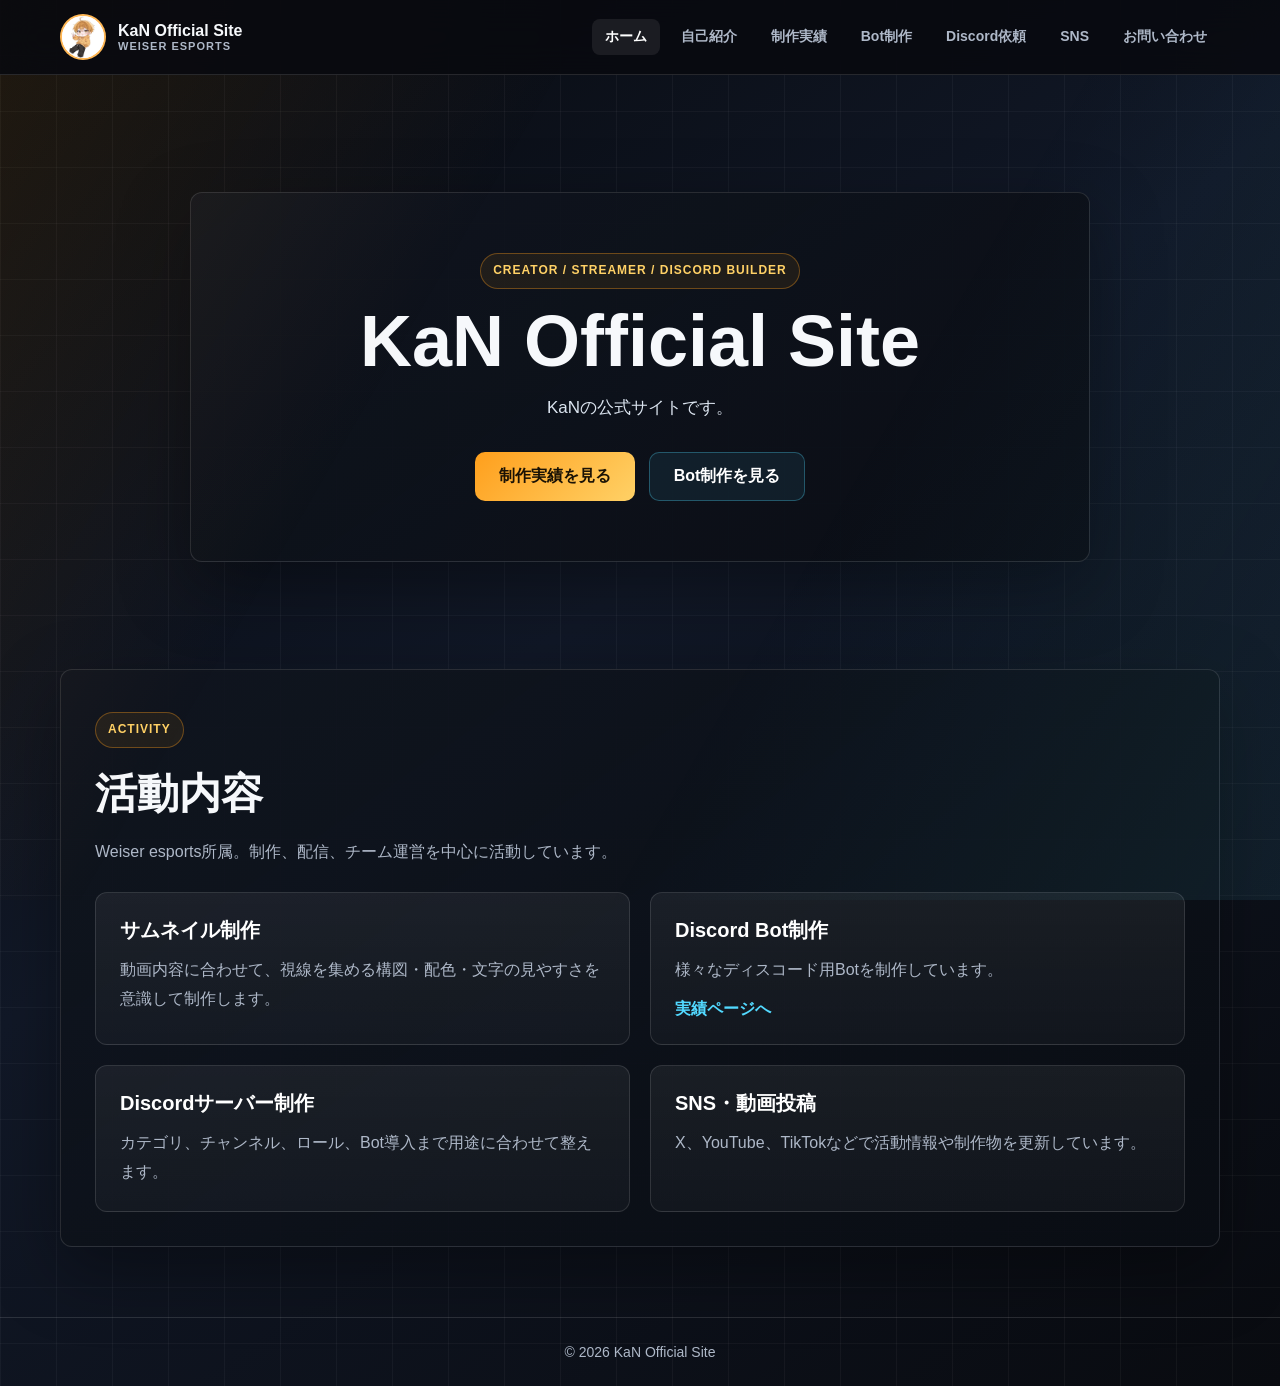
<file: index.html>
<!DOCTYPE html>
<html lang="ja">
<head>
  <meta charset="UTF-8">
  <meta name="viewport" content="width=device-width, initial-scale=1">
  <title>KaN Official Site | ホーム</title>
  <link rel="stylesheet" href="styles.css">
  <script async src="https://pagead2.googlesyndication.com/pagead/js/adsbygoogle.js?client=ca-pub-5435959257958964"
     crossorigin="anonymous"></script>
</head>
<body>
  <header class="site-header">
    <div class="header-inner">
      <a class="brand" href="index.html">
        <span class="brand-mark"><img src="kan-icon.jpg" alt="KaNアイコン"></span>
        <span class="brand-text">KaN Official Site <span>WEISER ESPORTS</span></span>
      </a>
      <nav aria-label="メインナビゲーション">
        <ul class="nav-list">
          <li><a href="index.html" aria-current="page">ホーム</a></li>
          <li><a href="about.html">自己紹介</a></li>
          <li><a href="works.html">制作実績</a></li>
          <li><a href="discord-bot.html">Bot制作</a></li>
          <li><a href="discord.html">Discord依頼</a></li>
          <li><a href="sns.html">SNS</a></li>
          <li><a href="contact.html">お問い合わせ</a></li>
        </ul>
      </nav>
    </div>
  </header>

  <main>
    <section class="hero">
      <div class="hero-copy">
        <p class="eyebrow">Creator / Streamer / Discord Builder</p>
        <h1>KaN Official Site</h1>
        <p class="lead">
          KaNの公式サイトです。
        </p>
        <div class="actions">
          <a class="button" href="works.html">制作実績を見る</a>
          <a class="button secondary" href="discord-bot.html">Bot制作を見る</a>
        </div>
      </div>
    </section>

    <section class="section">
      <div class="section-header">
        <div>
          <p class="eyebrow">Activity</p>
          <h2>活動内容</h2>
        </div>
        <p>Weiser esports所属。制作、配信、チーム運営を中心に活動しています。</p>
      </div>
      <div class="grid">
        <article class="feature">
          <strong>サムネイル制作</strong>
          <p>動画内容に合わせて、視線を集める構図・配色・文字の見やすさを意識して制作します。</p>
        </article>
        <article class="feature feature-accent">
          <strong>Discord Bot制作</strong>
          <p>様々なディスコード用Botを制作しています。</p>
          <a href="discord-bot.html">実績ページへ</a>
        </article>
        <article class="feature">
          <strong>Discordサーバー制作</strong>
          <p>カテゴリ、チャンネル、ロール、Bot導入まで用途に合わせて整えます。</p>
        </article>
        <article class="feature">
          <strong>SNS・動画投稿</strong>
          <p>X、YouTube、TikTokなどで活動情報や制作物を更新しています。</p>
        </article>
      </div>
    </section>
  </main>

  <footer class="site-footer">&copy; 2026 KaN Official Site</footer>
</body>
</html>
</file>
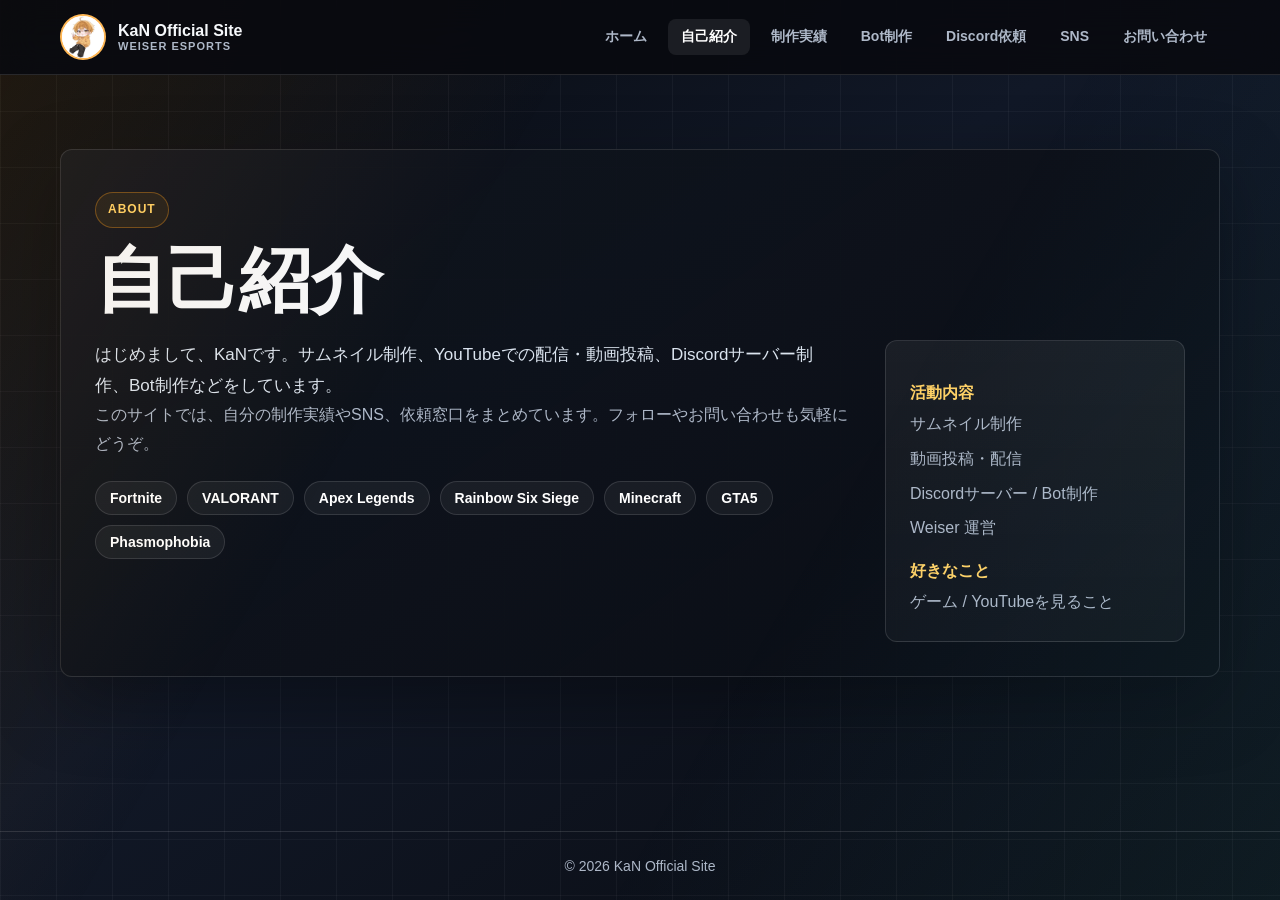
<file: about.html>
<!DOCTYPE html>
<html lang="ja">
<head>
  <meta charset="UTF-8">
  <meta name="viewport" content="width=device-width, initial-scale=1">
  <title>KaN Official Site | 自己紹介</title>
  <link rel="stylesheet" href="styles.css">
  <script async src="https://pagead2.googlesyndication.com/pagead/js/adsbygoogle.js?client=ca-pub-5435959257958964"
     crossorigin="anonymous"></script>
</head>
<body>
  <header class="site-header">
    <div class="header-inner">
      <a class="brand" href="index.html">
        <span class="brand-mark"><img src="kan-icon.jpg" alt="KaNアイコン"></span>
        <span class="brand-text">KaN Official Site <span>WEISER ESPORTS</span></span>
      </a>
      <nav aria-label="メインナビゲーション">
        <ul class="nav-list">
          <li><a href="index.html">ホーム</a></li>
          <li><a href="about.html" aria-current="page">自己紹介</a></li>
          <li><a href="works.html">制作実績</a></li>
          <li><a href="discord-bot.html">Bot制作</a></li>
          <li><a href="discord.html">Discord依頼</a></li>
          <li><a href="sns.html">SNS</a></li>
          <li><a href="contact.html">お問い合わせ</a></li>
        </ul>
      </nav>
    </div>
  </header>

  <main>
    <section class="section">
      <div class="section-header">
        <div>
          <p class="eyebrow">About</p>
          <h1>自己紹介</h1>
        </div>
      </div>

      <div class="profile-layout">
        <div>
          <p class="lead">
            はじめまして、KaNです。サムネイル制作、YouTubeでの配信・動画投稿、Discordサーバー制作、Bot制作などをしています。
          </p>
          <p>
            このサイトでは、自分の制作実績やSNS、依頼窓口をまとめています。フォローやお問い合わせも気軽にどうぞ。
          </p>
          <ul class="tag-list">
            <li>Fortnite</li>
            <li>VALORANT</li>
            <li>Apex Legends</li>
            <li>Rainbow Six Siege</li>
            <li>Minecraft</li>
            <li>GTA5</li>
            <li>Phasmophobia</li>
          </ul>
        </div>

        <aside class="info-box">
          <dl class="definition-list">
            <dt>活動内容</dt>
            <dd>サムネイル制作</dd>
            <dd>動画投稿・配信</dd>
            <dd>Discordサーバー / Bot制作</dd>
            <dd>Weiser 運営</dd>
            <dt>好きなこと</dt>
            <dd>ゲーム / YouTubeを見ること</dd>
          </dl>
        </aside>
      </div>
    </section>
  </main>

  <footer class="site-footer">&copy; 2026 KaN Official Site</footer>
</body>
</html>
</file>
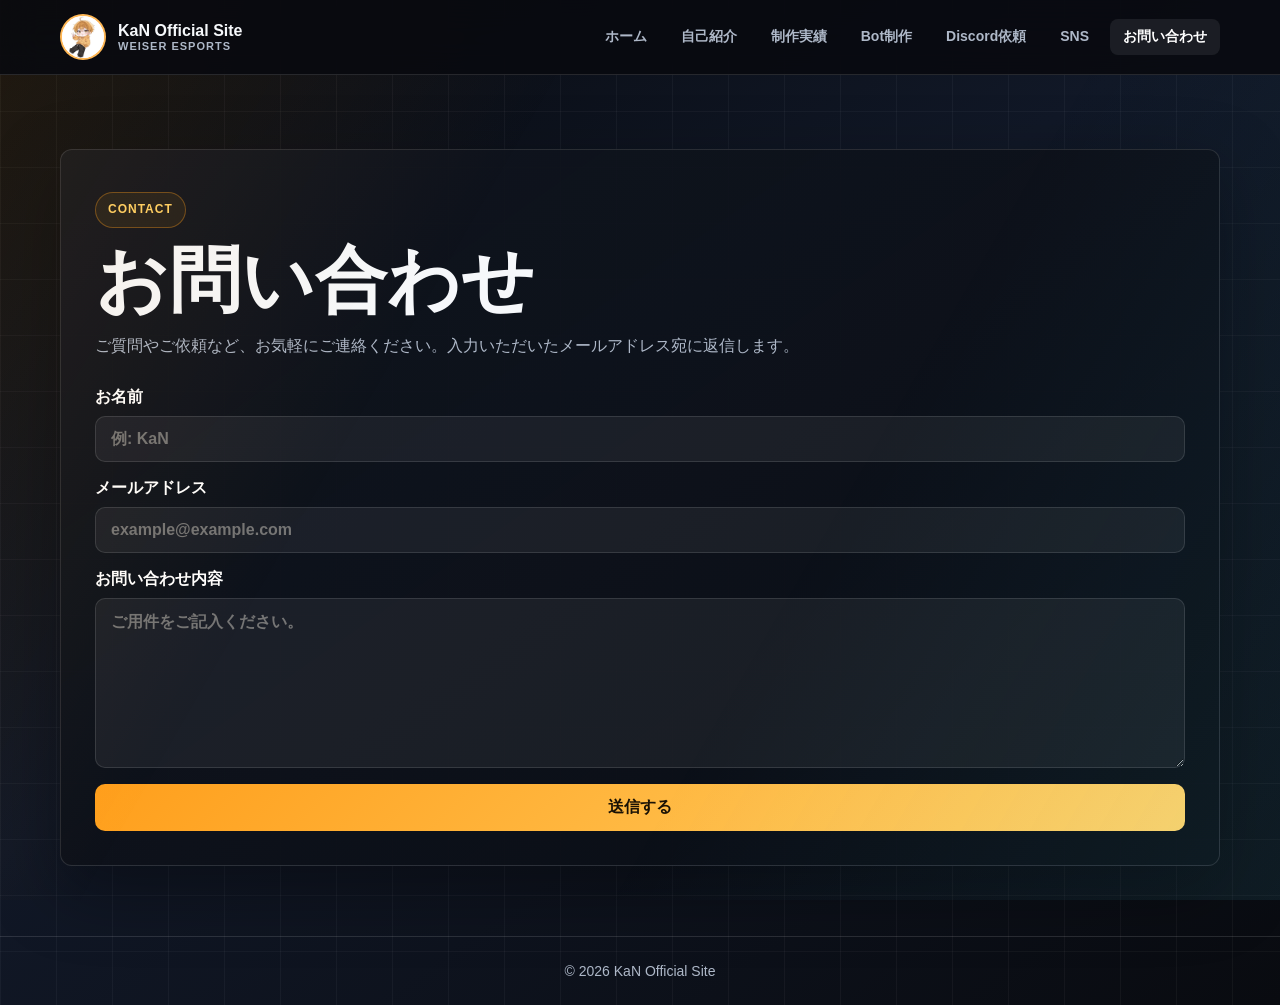
<file: contact.html>
<!DOCTYPE html>
<html lang="ja">
<head>
  <meta charset="UTF-8">
  <meta name="viewport" content="width=device-width, initial-scale=1">
  <title>KaN Official Site | お問い合わせ</title>
  <link rel="stylesheet" href="styles.css">
  <script async src="https://pagead2.googlesyndication.com/pagead/js/adsbygoogle.js?client=ca-pub-5435959257958964"
     crossorigin="anonymous"></script>
</head>
<body>
  <header class="site-header">
    <div class="header-inner">
      <a class="brand" href="index.html">
        <span class="brand-mark"><img src="kan-icon.jpg" alt="KaNアイコン"></span>
        <span class="brand-text">KaN Official Site <span>WEISER ESPORTS</span></span>
      </a>
      <nav aria-label="メインナビゲーション">
        <ul class="nav-list">
          <li><a href="index.html">ホーム</a></li>
          <li><a href="about.html">自己紹介</a></li>
          <li><a href="works.html">制作実績</a></li>
          <li><a href="discord-bot.html">Bot制作</a></li>
          <li><a href="discord.html">Discord依頼</a></li>
          <li><a href="sns.html">SNS</a></li>
          <li><a href="contact.html" aria-current="page">お問い合わせ</a></li>
        </ul>
      </nav>
    </div>
  </header>

  <main>
    <section class="section">
      <div class="section-header">
        <div>
          <p class="eyebrow">Contact</p>
          <h1>お問い合わせ</h1>
        </div>
        <p>ご質問やご依頼など、お気軽にご連絡ください。入力いただいたメールアドレス宛に返信します。</p>
      </div>

      <form class="contact-form" action="https://formspree.io/f/mqeazwer" method="POST">
        <label>
          お名前
          <input type="text" name="name" placeholder="例: KaN" required>
        </label>
        <label>
          メールアドレス
          <input type="email" name="email" placeholder="example@example.com" required>
        </label>
        <label>
          お問い合わせ内容
          <textarea name="message" rows="6" placeholder="ご用件をご記入ください。" required></textarea>
        </label>
        <button type="submit">送信する</button>
      </form>
    </section>
  </main>

  <footer class="site-footer">&copy; 2026 KaN Official Site</footer>
</body>
</html>
</file>
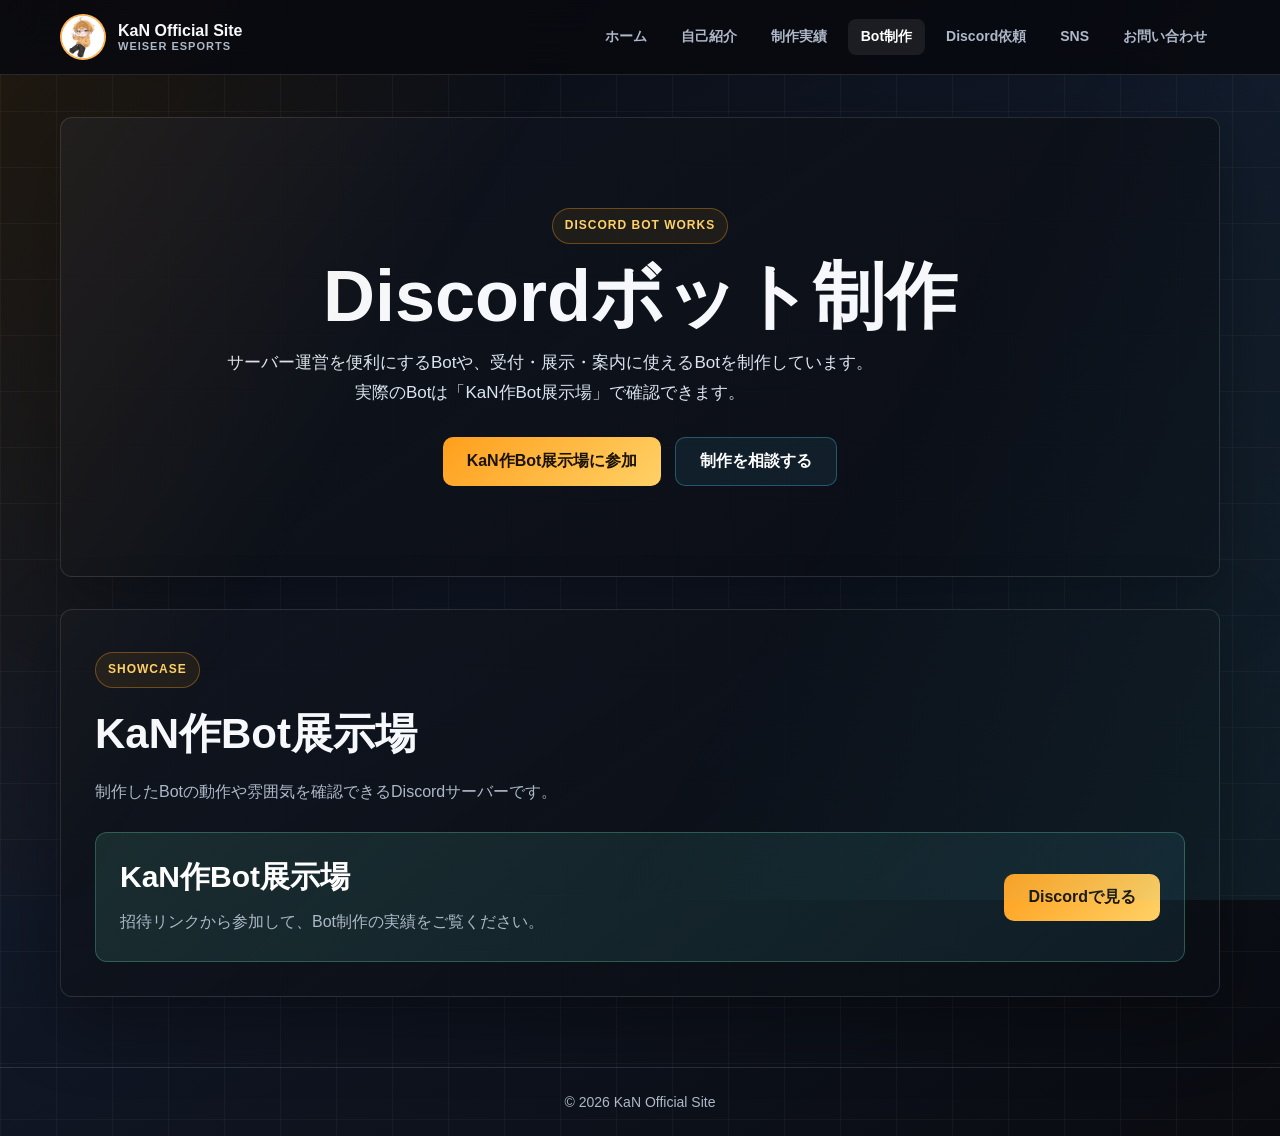
<file: discord-bot.html>
<!DOCTYPE html>
<html lang="ja">
<head>
  <meta charset="UTF-8">
  <meta name="viewport" content="width=device-width, initial-scale=1">
  <title>KaN Official Site | Discordボット制作</title>
  <link rel="stylesheet" href="styles.css">
  <script async src="https://pagead2.googlesyndication.com/pagead/js/adsbygoogle.js?client=ca-pub-5435959257958964"
     crossorigin="anonymous"></script>
</head>

<body>

<header class="site-header">
  <div class="header-inner">

    <a class="brand" href="index.html">
      <span class="brand-mark">
        <img src="kan-icon.jpg" alt="KaNアイコン">
      </span>

      <span class="brand-text">
        KaN Official Site
        <span>WEISER ESPORTS</span>
      </span>
    </a>

    <nav aria-label="メインナビゲーション">
      <ul class="nav-list">
        <li><a href="index.html">ホーム</a></li>
        <li><a href="about.html">自己紹介</a></li>
        <li><a href="works.html">制作実績</a></li>
        <li><a href="discord-bot.html" aria-current="page">Bot制作</a></li>
        <li><a href="discord.html">Discord依頼</a></li>
        <li><a href="sns.html">SNS</a></li>
        <li><a href="contact.html">お問い合わせ</a></li>
      </ul>
    </nav>

  </div>
</header>

<main>

  <!-- Hero -->
  <section class="bot-hero">

    <div class="hero-center">

      <p class="eyebrow">
        Discord Bot Works
      </p>

      <h1>
        Discordボット制作
      </h1>

      <p class="lead">
        サーバー運営を便利にするBotや、受付・展示・案内に使えるBotを制作しています。<br>
        実際のBotは「KaN作Bot展示場」で確認できます。
      </p>

      <div class="actions">
        <a class="button"
           href="https://discord.gg/aacdxK94UQ"
           target="_blank"
           rel="noopener noreferrer">
          KaN作Bot展示場に参加
        </a>

        <a class="button secondary"
           href="contact.html">
          制作を相談する
        </a>
      </div>

    </div>

  </section>

  <!-- Showcase -->

  <section class="section">

    <div class="section-header">

      <div>

        <p class="eyebrow">
          Showcase
        </p>

        <h2>
          KaN作Bot展示場
        </h2>

      </div>

      <p>
        制作したBotの動作や雰囲気を確認できるDiscordサーバーです。
      </p>

    </div>

    <div class="showcase-card">

      <div>

        <h3 class="showcase-title">
          KaN作Bot展示場
        </h3>

        <p>
          招待リンクから参加して、Bot制作の実績をご覧ください。
        </p>

      </div>

      <a class="button"
         href="https://discord.gg/aacdxK94UQ"
         target="_blank"
         rel="noopener noreferrer">
        Discordで見る
      </a>

    </div>

  </section>

</main>

<footer class="site-footer">
  &copy; 2026 KaN Official Site
</footer>

</body>
</html>
</file>
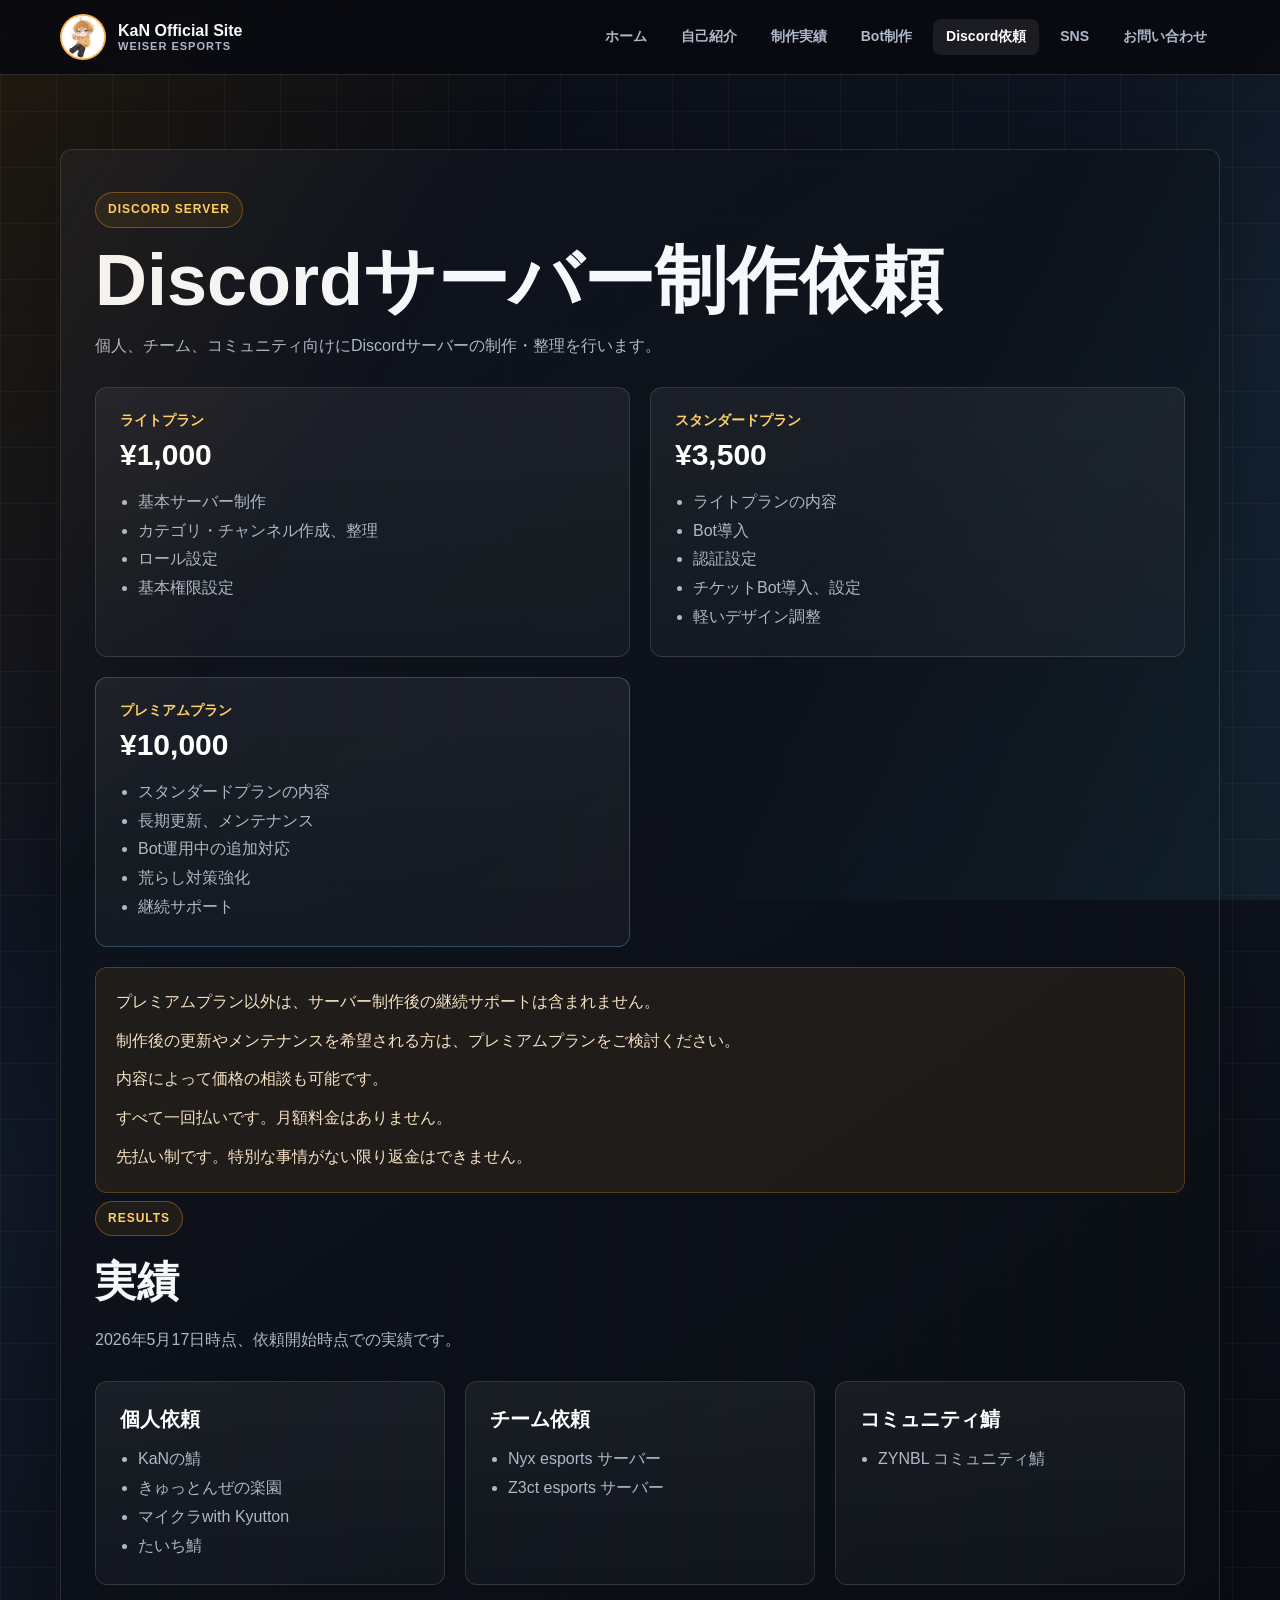
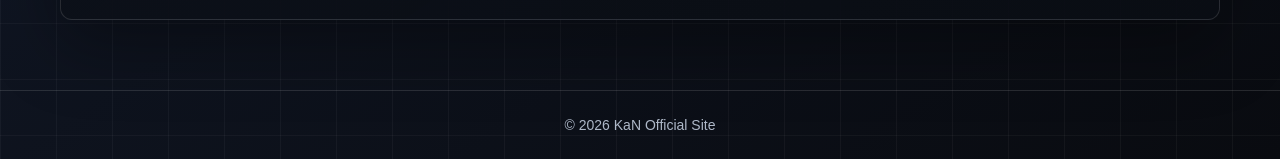
<file: discord.html>
<!DOCTYPE html>
<html lang="ja">
<head>
  <meta charset="UTF-8">
  <meta name="viewport" content="width=device-width, initial-scale=1">
  <title>KaN Official Site | Discordサーバー制作依頼</title>
  <link rel="stylesheet" href="styles.css">
  <script async src="https://pagead2.googlesyndication.com/pagead/js/adsbygoogle.js?client=ca-pub-5435959257958964"
     crossorigin="anonymous"></script>
</head>
<body>
  <header class="site-header">
    <div class="header-inner">
      <a class="brand" href="index.html">
        <span class="brand-mark"><img src="kan-icon.jpg" alt="KaNアイコン"></span>
        <span class="brand-text">KaN Official Site <span>WEISER ESPORTS</span></span>
      </a>
      <nav aria-label="メインナビゲーション">
        <ul class="nav-list">
          <li><a href="index.html">ホーム</a></li>
          <li><a href="about.html">自己紹介</a></li>
          <li><a href="works.html">制作実績</a></li>
          <li><a href="discord-bot.html">Bot制作</a></li>
          <li><a href="discord.html" aria-current="page">Discord依頼</a></li>
          <li><a href="sns.html">SNS</a></li>
          <li><a href="contact.html">お問い合わせ</a></li>
        </ul>
      </nav>
    </div>
  </header>

  <main>
    <section class="section">
      <div class="section-header">
        <div>
          <p class="eyebrow">Discord Server</p>
          <h1>Discordサーバー制作依頼</h1>
        </div>
        <p>個人、チーム、コミュニティ向けにDiscordサーバーの制作・整理を行います。</p>
      </div>

      <div class="plan-grid">
        <article class="price-card">
          <span>ライトプラン</span>
          <strong>¥1,000</strong>
          <ul>
            <li>基本サーバー制作</li>
            <li>カテゴリ・チャンネル作成、整理</li>
            <li>ロール設定</li>
            <li>基本権限設定</li>
          </ul>
        </article>

        <article class="price-card">
          <span>スタンダードプラン</span>
          <strong>¥3,500</strong>
          <ul>
            <li>ライトプランの内容</li>
            <li>Bot導入</li>
            <li>認証設定</li>
            <li>チケットBot導入、設定</li>
            <li>軽いデザイン調整</li>
          </ul>
        </article>

        <article class="price-card premium">
          <span>プレミアムプラン</span>
          <strong>¥10,000</strong>
          <ul>
            <li>スタンダードプランの内容</li>
            <li>長期更新、メンテナンス</li>
            <li>Bot運用中の追加対応</li>
            <li>荒らし対策強化</li>
            <li>継続サポート</li>
          </ul>
        </article>
      </div>

      <div class="notice-list">
        <p>プレミアムプラン以外は、サーバー制作後の継続サポートは含まれません。</p>
        <p>制作後の更新やメンテナンスを希望される方は、プレミアムプランをご検討ください。</p>
        <p>内容によって価格の相談も可能です。</p>
        <p>すべて一回払いです。月額料金はありません。</p>
        <p>先払い制です。特別な事情がない限り返金はできません。</p>
      </div>

      <div class="section-header sub-section-header">
        <div>
          <p class="eyebrow">Results</p>
          <h2>実績</h2>
        </div>
        <p>2026年5月17日時点、依頼開始時点での実績です。</p>
      </div>

      <div class="results-grid">
        <article class="info-box">
          <strong>個人依頼</strong>
          <ul>
            <li>KaNの鯖</li>
            <li>きゅっとんぜの楽園</li>
            <li>マイクラwith Kyutton</li>
            <li>たいち鯖</li>
          </ul>
        </article>
        <article class="info-box">
          <strong>チーム依頼</strong>
          <ul>
            <li>Nyx esports サーバー</li>
            <li>Z3ct esports サーバー</li>
          </ul>
        </article>
        <article class="info-box">
          <strong>コミュニティ鯖</strong>
          <ul>
            <li>ZYNBL コミュニティ鯖</li>
          </ul>
        </article>
      </div>
    </section>
  </main>

  <footer class="site-footer">&copy; 2026 KaN Official Site</footer>
</body>
</html>
</file>
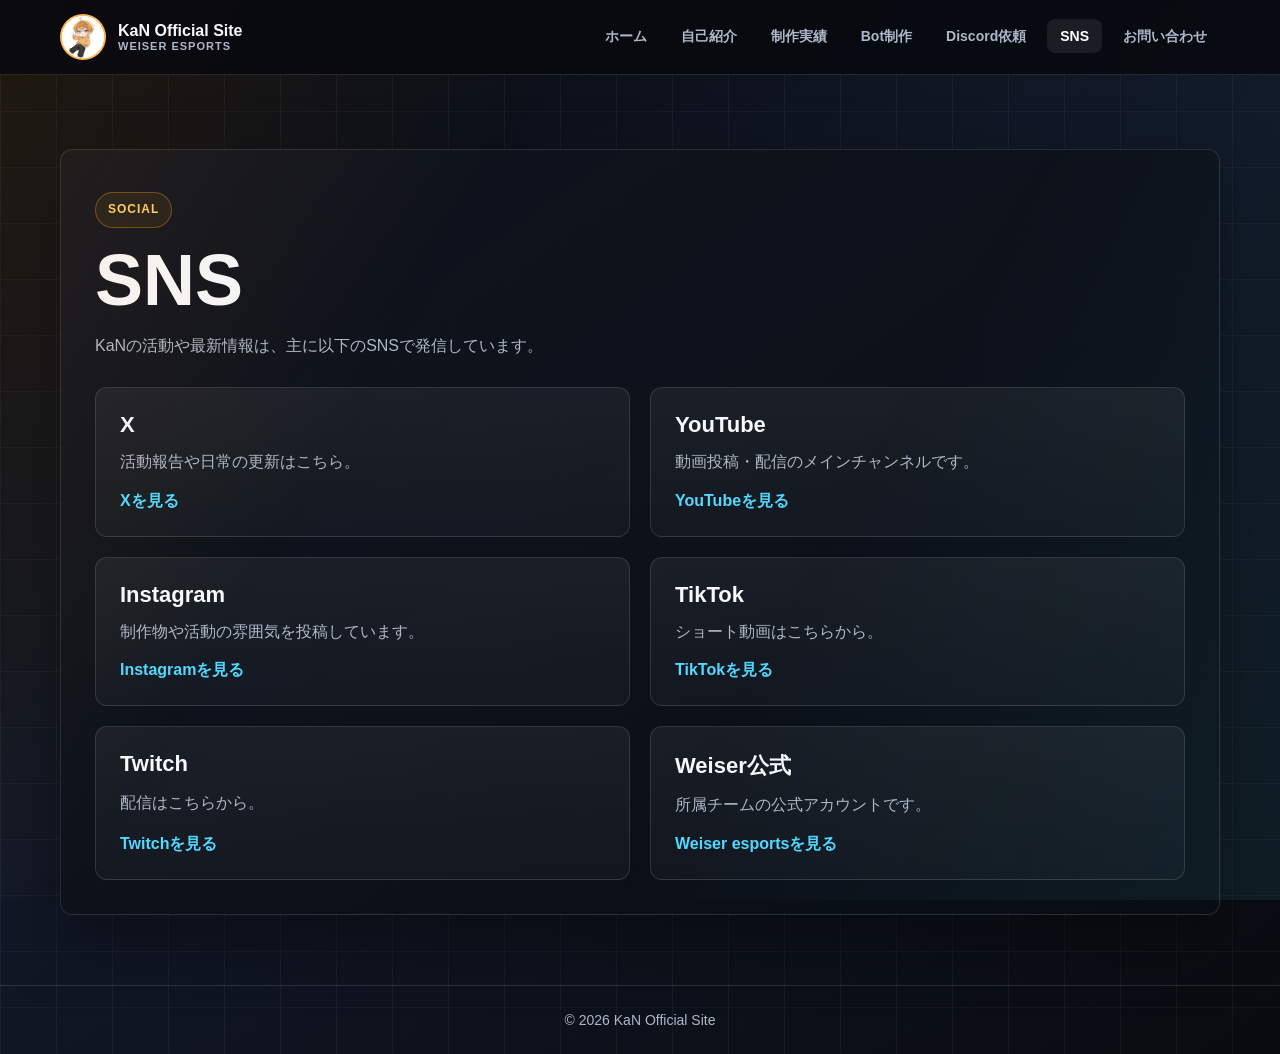
<file: sns.html>
<!DOCTYPE html>
<html lang="ja">
<head>
  <meta charset="UTF-8">
  <meta name="viewport" content="width=device-width, initial-scale=1">
  <title>KaN Official Site | SNS</title>
  <link rel="stylesheet" href="styles.css">
  <script async src="https://pagead2.googlesyndication.com/pagead/js/adsbygoogle.js?client=ca-pub-5435959257958964"
     crossorigin="anonymous"></script>
</head>
<body>
  <header class="site-header">
    <div class="header-inner">
      <a class="brand" href="index.html">
        <span class="brand-mark"><img src="kan-icon.jpg" alt="KaNアイコン"></span>
        <span class="brand-text">KaN Official Site <span>WEISER ESPORTS</span></span>
      </a>
      <nav aria-label="メインナビゲーション">
        <ul class="nav-list">
          <li><a href="index.html">ホーム</a></li>
          <li><a href="about.html">自己紹介</a></li>
          <li><a href="works.html">制作実績</a></li>
          <li><a href="discord-bot.html">Bot制作</a></li>
          <li><a href="discord.html">Discord依頼</a></li>
          <li><a href="sns.html" aria-current="page">SNS</a></li>
          <li><a href="contact.html">お問い合わせ</a></li>
        </ul>
      </nav>
    </div>
  </header>

  <main>
    <section class="section">
      <div class="section-header">
        <div>
          <p class="eyebrow">Social</p>
          <h1>SNS</h1>
        </div>
        <p>KaNの活動や最新情報は、主に以下のSNSで発信しています。</p>
      </div>

      <ul class="sns-list">
        <li class="sns-item">
          <h3>X</h3>
          <p>活動報告や日常の更新はこちら。</p>
          <a href="https://x.com/KaN_Stream4" target="_blank" rel="noopener noreferrer">Xを見る</a>
        </li>
        <li class="sns-item">
          <h3>YouTube</h3>
          <p>動画投稿・配信のメインチャンネルです。</p>
          <a href="https://www.youtube.com/@ZYNBL_KaN" target="_blank" rel="noopener noreferrer">YouTubeを見る</a>
        </li>
        <li class="sns-item">
          <h3>Instagram</h3>
          <p>制作物や活動の雰囲気を投稿しています。</p>
          <a href="https://www.instagram.com/kan_stream4/" target="_blank" rel="noopener noreferrer">Instagramを見る</a>
        </li>
        <li class="sns-item">
          <h3>TikTok</h3>
          <p>ショート動画はこちらから。</p>
          <a href="https://tiktok.com/@kan_24565" target="_blank" rel="noopener noreferrer">TikTokを見る</a>
        </li>
        <li class="sns-item">
          <h3>Twitch</h3>
          <p>配信はこちらから。</p>
          <a href="https://www.twitch.tv/zynbl_kan" target="_blank" rel="noopener noreferrer">Twitchを見る</a>
        </li>
        <li class="sns-item">
          <h3>Weiser公式</h3>
          <p>所属チームの公式アカウントです。</p>
          <a href="https://x.com/weiser_osaka" target="_blank" rel="noopener noreferrer">Weiser esportsを見る</a>
        </li>
      </ul>
    </section>
  </main>

  <footer class="site-footer">&copy; 2026 KaN Official Site</footer>
</body>
</html>
</file>
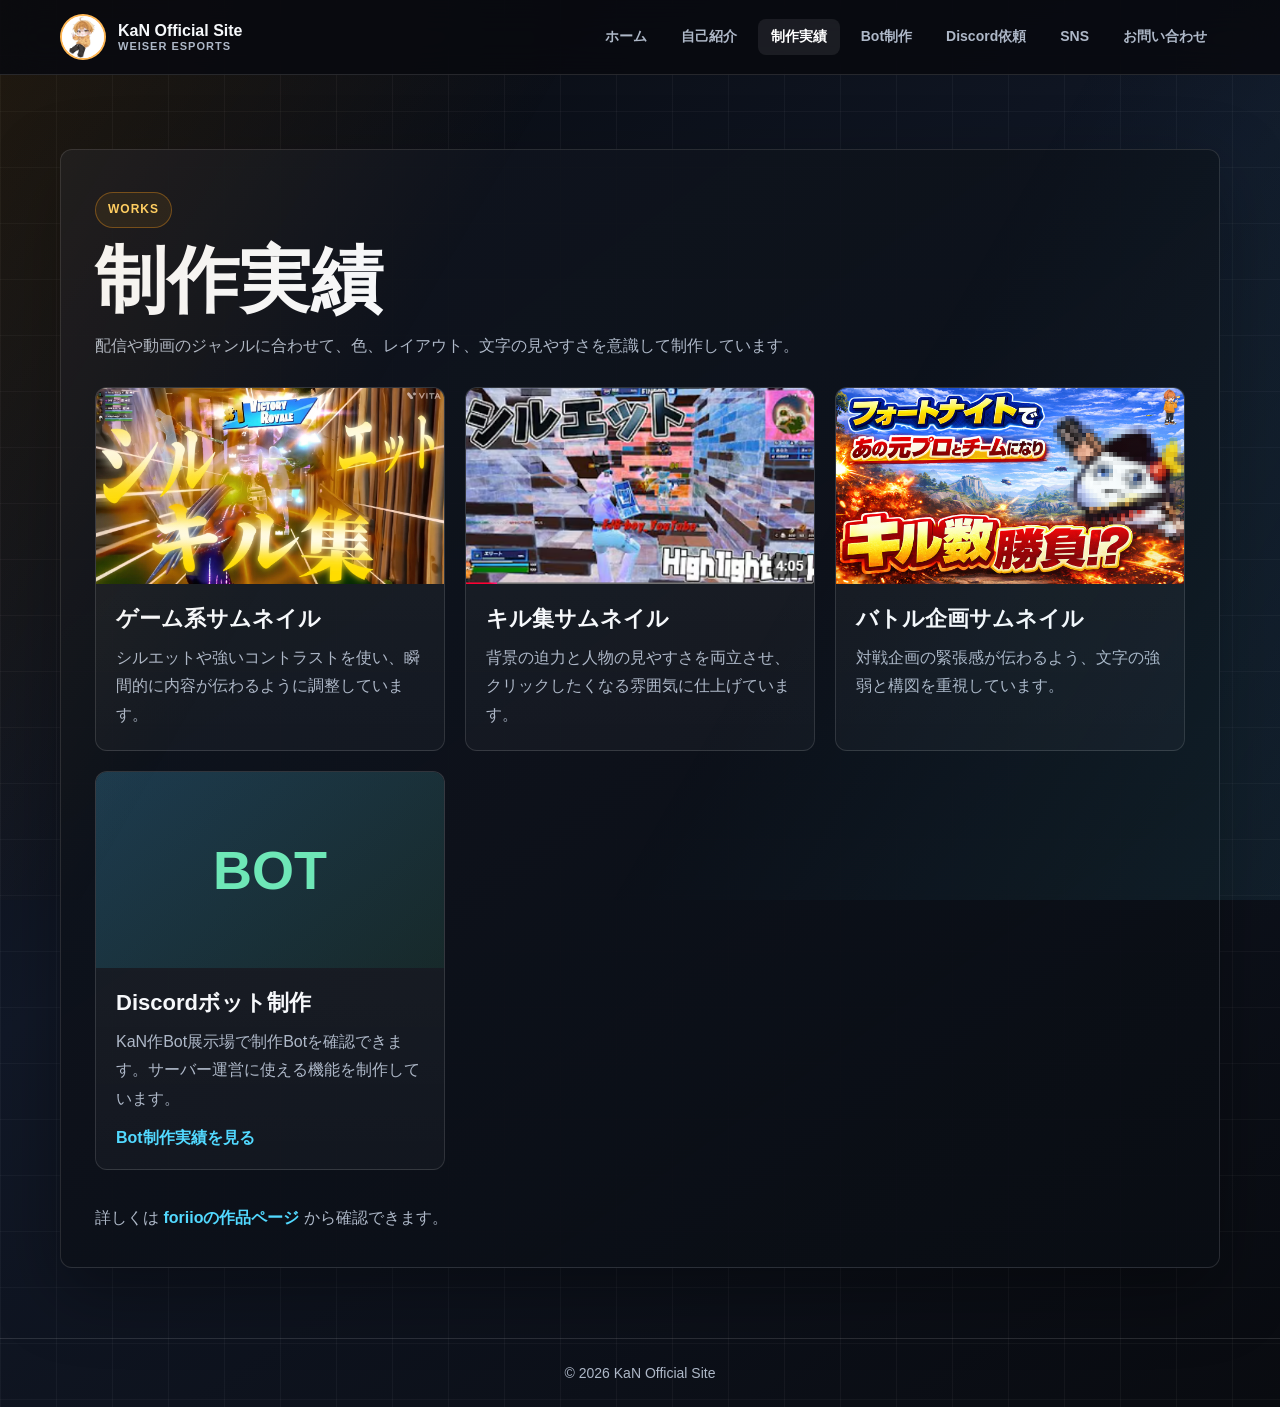
<file: works.html>
<!DOCTYPE html>
<html lang="ja">
<head>
  <meta charset="UTF-8">
  <meta name="viewport" content="width=device-width, initial-scale=1">
  <title>KaN Official Site | 制作実績</title>
  <link rel="stylesheet" href="styles.css">
  <script async src="https://pagead2.googlesyndication.com/pagead/js/adsbygoogle.js?client=ca-pub-5435959257958964"
     crossorigin="anonymous"></script>
</head>
<body>
  <header class="site-header">
    <div class="header-inner">
      <a class="brand" href="index.html">
        <span class="brand-mark"><img src="kan-icon.jpg" alt="KaNアイコン"></span>
        <span class="brand-text">KaN Official Site <span>WEISER ESPORTS</span></span>
      </a>
      <nav aria-label="メインナビゲーション">
        <ul class="nav-list">
          <li><a href="index.html">ホーム</a></li>
          <li><a href="about.html">自己紹介</a></li>
          <li><a href="works.html" aria-current="page">制作実績</a></li>
          <li><a href="discord-bot.html">Bot制作</a></li>
          <li><a href="discord.html">Discord依頼</a></li>
          <li><a href="sns.html">SNS</a></li>
          <li><a href="contact.html">お問い合わせ</a></li>
        </ul>
      </nav>
    </div>
  </header>

  <main>
    <section class="section">
      <div class="section-header">
        <div>
          <p class="eyebrow">Works</p>
          <h1>制作実績</h1>
        </div>
        <p>配信や動画のジャンルに合わせて、色、レイアウト、文字の見やすさを意識して制作しています。</p>
      </div>

      <div class="works-grid">
        <article class="work-item">
          <img src="b-boy.png" alt="サムネイル制作実績">
          <div class="work-body">
            <h3>ゲーム系サムネイル</h3>
            <p>シルエットや強いコントラストを使い、瞬間的に内容が伝わるように調整しています。</p>
          </div>
        </article>

        <article class="work-item">
          <img src="silhouette-kill.png" alt="キル集サムネイル">
          <div class="work-body">
            <h3>キル集サムネイル</h3>
            <p>背景の迫力と人物の見やすさを両立させ、クリックしたくなる雰囲気に仕上げています。</p>
          </div>
        </article>

        <article class="work-item">
          <img src="rizart-battle.png" alt="バトル企画サムネイル">
          <div class="work-body">
            <h3>バトル企画サムネイル</h3>
            <p>対戦企画の緊張感が伝わるよう、文字の強弱と構図を重視しています。</p>
          </div>
        </article>

        <article class="work-item bot-work-card">
          <div class="work-graphic">BOT</div>
          <div class="work-body">
            <h3>Discordボット制作</h3>
            <p>KaN作Bot展示場で制作Botを確認できます。サーバー運営に使える機能を制作しています。</p>
            <a class="text-link" href="discord-bot.html">Bot制作実績を見る</a>
          </div>
        </article>
      </div>

      <p class="external-link">
        詳しくは <a href="https://foriio.com/works/2259940" target="_blank" rel="noopener noreferrer">foriioの作品ページ</a> から確認できます。
      </p>
    </section>
  </main>

  <footer class="site-footer">&copy; 2026 KaN Official Site</footer>
</body>
</html>
</file>
<file: styles.css>
/* ========================================
   KaN Official Site
   styles.css
   Part 1 / 4
======================================== */

:root{
  --bg:#080a0f;
  --surface:#10151f;
  --surface2:#151c29;
  --surface3:#1b2433;

  --text:#f6f8fb;
  --muted:#aeb8c8;

  --orange:#ff9f1c;
  --gold:#ffd166;
  --cyan:#52d9ff;
  --green:#6ee7b7;

  --line:rgba(255,255,255,.12);
  --shadow:0 24px 70px rgba(0,0,0,.35);
}

/* ========= Reset ========= */

*{
  margin:0;
  padding:0;
  box-sizing:border-box;
}

html{
  scroll-behavior:smooth;
}

body{
  min-height:100vh;
  display:flex;
  flex-direction:column;

  font-family:
    "Segoe UI",
    "Yu Gothic UI",
    sans-serif;

  color:var(--text);

  background:
    linear-gradient(
      90deg,
      rgba(255,255,255,.04) 1px,
      transparent 1px
    ),
    linear-gradient(
      0deg,
      rgba(255,255,255,.035) 1px,
      transparent 1px
    ),
    linear-gradient(
      145deg,
      #07090d,
      #111827 45%,
      #090b10
    );

  background-size:
    56px 56px,
    56px 56px,
    auto;
}

body::before{
  content:"";
  position:fixed;
  inset:0;
  pointer-events:none;

  background:
    linear-gradient(
      120deg,
      rgba(255,159,28,.10),
      transparent 34%
    ),
    linear-gradient(
      300deg,
      rgba(82,217,255,.08),
      transparent 38%
    );
}

/* ========= Link ========= */

a{
  color:inherit;
  text-decoration:none;
}

/* ========= Header ========= */

.site-header{

  position:sticky;
  top:0;
  z-index:999;

  backdrop-filter:blur(18px);

  background:rgba(8,10,15,.88);

  border-bottom:1px solid var(--line);

}

.header-inner{

  width:min(1160px,calc(100% - 32px));

  margin:auto;

  display:flex;

  justify-content:space-between;

  align-items:center;

  gap:24px;

  padding:14px 0;

}

/* ========= Logo ========= */

.brand{

  display:flex;

  align-items:center;

  gap:12px;

  font-weight:900;

}

.brand-mark{

  width:46px;

  height:46px;

  border-radius:50%;

  overflow:hidden;

  border:2px solid rgba(255,159,28,.75);

  background:#fff;

}

.brand-mark img{

  width:100%;

  height:100%;

  object-fit:cover;

}

.brand-text{

  display:flex;

  flex-direction:column;

  line-height:1.1;

}

.brand-text span{

  font-size:11px;

  color:var(--muted);

  text-transform:uppercase;

  letter-spacing:1px;

}

/* ========= Navigation ========= */

.nav-list{

  display:flex;

  flex-wrap:wrap;

  gap:8px;

  list-style:none;

}

.nav-list a{

  display:block;

  padding:9px 13px;

  border-radius:8px;

  color:var(--muted);

  font-size:14px;

  font-weight:800;

  transition:.2s;

}

.nav-list a:hover,

.nav-list a[aria-current="page"]{

  background:rgba(255,255,255,.08);

  color:#fff;

}

/* ========= Main ========= */

main{

  width:min(1160px,calc(100% - 32px));

  margin:auto;

  flex:1;

  padding:42px 0 70px;

}

/* ========= 共通ボックス ========= */

.section,

.hero-copy,

.bot-hero{

  background:linear-gradient(

      145deg,

      rgba(16,21,31,.96),

      rgba(10,13,20,.92)

  );

  border:1px solid var(--line);

  border-radius:12px;

  box-shadow:var(--shadow);

}
/* ========================================
   Hero
======================================== */

.hero,
.bot-hero{
    min-height:520px;
    display:flex;
    justify-content:center;
    align-items:center;
}

.hero-copy{
    width:100%;
    max-width:900px;
    margin:auto;
    padding:60px 50px;

    display:flex;
    flex-direction:column;
    justify-content:center;
    align-items:center;

    text-align:center;
}

/* ========================================
   Text
======================================== */

.eyebrow{

    display:inline-block;

    margin-bottom:18px;

    padding:6px 12px;

    border-radius:999px;

    border:1px solid rgba(255,159,28,.35);

    background:rgba(255,159,28,.08);

    color:var(--gold);

    font-size:12px;

    font-weight:900;

    letter-spacing:1px;

    text-transform:uppercase;

}

h1{

    margin-bottom:18px;

    font-size:72px;

    line-height:.95;

    font-weight:900;

}

h2{

    margin-bottom:16px;

    font-size:42px;

    font-weight:900;

}

h3{

    margin-bottom:10px;

    font-size:22px;

    font-weight:800;

}

p{

    color:var(--muted);

    line-height:1.8;

}

.lead{

    width:100%;

    max-width:720px;

    color:#dbe4ef;

    font-size:17px;

}

/* ========================================
   Button
======================================== */

.actions{

    display:flex;

    justify-content:center;

    flex-wrap:wrap;

    gap:14px;

    margin-top:28px;

}

.button,
button{

    display:inline-flex;

    align-items:center;

    justify-content:center;

    padding:13px 24px;

    border:none;

    border-radius:10px;

    background:
        linear-gradient(
            135deg,
            var(--orange),
            var(--gold)
        );

    color:#1a1205;

    font:inherit;

    font-weight:900;

    cursor:pointer;

    transition:.2s;

}

.button:hover,
button:hover{

    transform:translateY(-3px);

    box-shadow:0 10px 24px rgba(255,159,28,.28);

}

.button.secondary{

    border:1px solid rgba(82,217,255,.30);

    background:rgba(82,217,255,.08);

    color:#fff;

}

/* ========================================
   Section
======================================== */

.section{

    margin-top:32px;

    padding:34px;

}

.section-header{

    margin-bottom:26px;

}

.section-header p{

    margin-top:8px;

    max-width:760px;

}

/* ========================================
   Grid
======================================== */

.grid,
.works-grid,
.plan-grid,
.results-grid,
.sns-list{

    display:grid;

    gap:20px;

}

.grid{

    grid-template-columns:repeat(2,1fr);

}

.works-grid{

    grid-template-columns:repeat(3,1fr);

}

.plan-grid{

    grid-template-columns:repeat(2,1fr);

}

.results-grid{

    grid-template-columns:repeat(3,1fr);

}

.sns-list{

    grid-template-columns:repeat(2,1fr);

    list-style:none;

}

/* ========================================
   Card
======================================== */

.feature,
.work-item,
.price-card,
.info-box,
.sns-item{

    border:1px solid var(--line);

    border-radius:12px;

    background:
        linear-gradient(
            180deg,
            rgba(255,255,255,.06),
            rgba(255,255,255,.03)
        );

    transition:.2s;

}

.feature:hover,
.work-item:hover,
.price-card:hover,
.info-box:hover,
.sns-item:hover{

    transform:translateY(-4px);

    border-color:rgba(255,159,28,.35);

}

.feature,
.price-card,
.info-box,
.sns-item{

    padding:24px;

}

.feature strong,
.price-card strong,
.info-box strong{

    display:block;

    margin-bottom:12px;

    font-size:20px;

    color:#fff;

}

.feature p,
.info-box p,
.price-card p,
.sns-item p{

    margin:0;

}
/* ========================================
   About
======================================== */

.profile-layout{
    display:grid;
    grid-template-columns:minmax(0,1fr) 300px;
    gap:24px;
}

.tag-list{
    display:flex;
    flex-wrap:wrap;
    gap:10px;
    list-style:none;
    margin:22px 0 0;
}

.tag-list li{
    padding:8px 14px;
    border:1px solid var(--line);
    border-radius:999px;
    background:rgba(255,255,255,.05);
    color:#fff;
    font-size:14px;
    font-weight:700;
}

.definition-list{
    margin:0;
}

.definition-list dt{
    margin-top:18px;
    color:var(--gold);
    font-weight:800;
}

.definition-list dd{
    margin:6px 0 0;
    color:var(--muted);
    line-height:1.8;
}

/* ========================================
   Works
======================================== */

.work-item{
    overflow:hidden;
}

.work-item img,
.work-graphic{
    display:block;
    width:100%;
    aspect-ratio:16 / 9;
}

.work-item img{
    object-fit:cover;
}

.work-graphic{
    display:grid;
    place-items:center;
    background:
        linear-gradient(
            135deg,
            rgba(82,217,255,.18),
            rgba(110,231,183,.12)
        ),
        linear-gradient(
            145deg,
            #111827,
            #0b0f17
        );

    color:var(--green);
    font-size:54px;
    font-weight:900;
}

.work-body{
    padding:20px;
}

.external-link{
    margin-top:20px;
}

/* ========================================
   Discord Bot
======================================== */

.bot-hero{
    min-height:460px;
    padding:60px 45px;
    text-align:center;
}

.hero-center{
    width:100%;
    max-width:900px;
    margin:auto;
}

.showcase-card{
    display:flex;
    justify-content:space-between;
    align-items:center;
    gap:22px;

    margin-top:24px;
    padding:24px;

    border:1px solid rgba(110,231,183,.28);
    border-radius:12px;

    background:
        linear-gradient(
            135deg,
            rgba(110,231,183,.12),
            rgba(82,217,255,.08)
        );
}

.showcase-title{
    margin-bottom:10px;
    color:#fff;
    font-size:30px;
    font-weight:800;
}

/* ========================================
   Discord Page
======================================== */

.notice-list{
    display:grid;
    gap:10px;

    margin-top:20px;

    padding:20px;

    border-radius:12px;

    border:1px solid rgba(255,159,28,.25);

    background:rgba(255,159,28,.08);
}

.notice-list p{
    margin:0;
    color:#f5e1c3;
}

.price-card span{
    display:block;
    color:var(--gold);
    font-size:14px;
    font-weight:800;
}

.price-card strong{
    display:block;
    margin:8px 0 16px;
    font-size:30px;
}

.price-card ul,
.info-box ul{
    padding-left:18px;
    color:var(--muted);
    line-height:1.8;
}

.price-card.premium{
    border-color:rgba(82,217,255,.28);
}

/* ========================================
   SNS
======================================== */

.sns-item{
    display:flex;
    flex-direction:column;
    justify-content:space-between;
}

.sns-item a,
.feature a,
.external-link a,
.text-link{
    display:inline-flex;
    margin-top:14px;
    color:var(--cyan);
    font-weight:800;
    transition:.2s;
}

.sns-item a:hover,
.feature a:hover,
.external-link a:hover,
.text-link:hover{
    color:#fff;
}
/* ========================================
   Contact
======================================== */

.contact-form{
    display:grid;
    gap:16px;
}

label{
    display:grid;
    gap:8px;
    color:#fff;
    font-weight:700;
}

input,
textarea{
    width:100%;
    padding:13px 15px;

    border:1px solid var(--line);
    border-radius:10px;

    background:rgba(255,255,255,.06);

    color:var(--text);

    font:inherit;

    transition:.2s;
}

textarea{
    min-height:170px;
    resize:vertical;
}

input:focus,
textarea:focus{
    outline:none;
    border-color:var(--cyan);
    box-shadow:0 0 0 3px rgba(82,217,255,.18);
}

/* ========================================
   Footer
======================================== */

.site-footer{

    margin-top:auto;

    padding:26px 20px;

    border-top:1px solid var(--line);

    color:var(--muted);

    text-align:center;

    font-size:14px;

}

/* ========================================
   Responsive
======================================== */

@media (max-width:960px){

    .header-inner{
        flex-direction:column;
        align-items:flex-start;
    }

    .nav-list{
        justify-content:flex-start;
    }

    .profile-layout{
        grid-template-columns:1fr;
    }

    .grid,
    .works-grid,
    .plan-grid,
    .results-grid,
    .sns-list{
        grid-template-columns:1fr;
    }

    .showcase-card{
        flex-direction:column;
        align-items:flex-start;
    }

    h1{
        font-size:54px;
    }

    h2{
        font-size:34px;
    }

}

@media (max-width:640px){

    main,
    .header-inner{
        width:min(calc(100% - 20px),1160px);
    }

    .hero,
    .bot-hero{
        min-height:auto;
    }

    .hero-copy,
    .bot-hero,
    .section{
        padding:24px;
    }

    .nav-list{
        gap:4px;
    }

    .nav-list a{
        padding:8px 10px;
        font-size:13px;
    }

    h1{
        font-size:42px;
    }

    h2{
        font-size:28px;
    }

    h3{
        font-size:20px;
    }

    .lead{
        font-size:16px;
    }

    .actions{
        flex-direction:column;
        width:100%;
    }

    .button{
        width:100%;
    }

    .showcase-title{
        font-size:24px;
    }

}

@media (max-width:420px){

    .brand{
        gap:8px;
    }

    .brand-mark{
        width:40px;
        height:40px;
    }

    .brand-text{
        font-size:15px;
    }

    .brand-text span{
        font-size:10px;
    }

}
</file>
